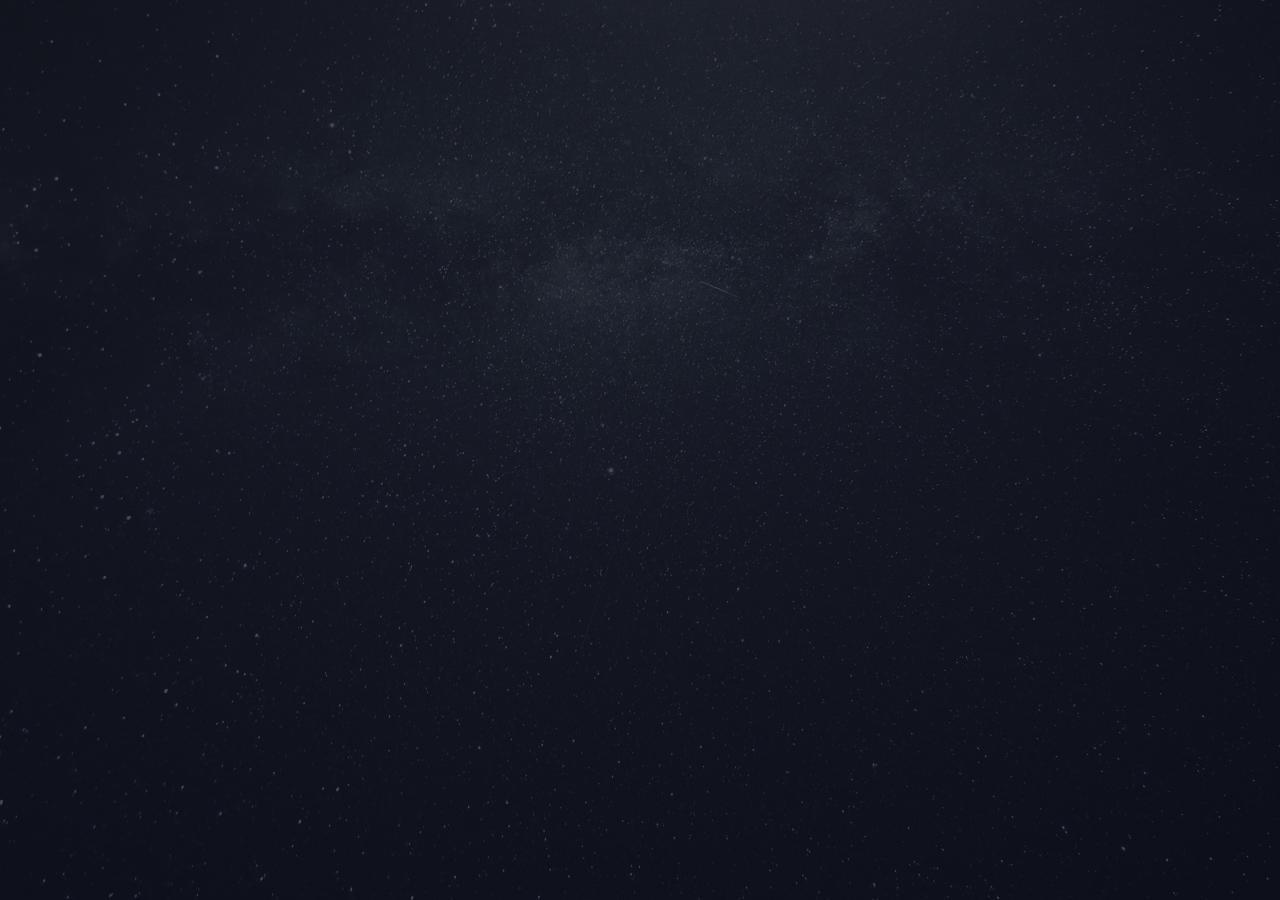
<file: index.html>
<!DOCTYPE html>
<html lang="en">
<head>
    <meta charset="UTF-8">
    <meta name="viewport" content="width=device-width, initial-scale=1.0">
    <!-- <link rel="icon" href=""> -->
    <link rel="stylesheet" href="./css/main.css">
    <title>Document</title>
</head>
<body>
    <header class="site-header">
        <div class="container"></div>
    </header>
    <main>
        <section class="site-hero">
            <div class="container"></div>
        </section>
    </main>
    <footer class="site-footer">
        <div class="container"></div>
    </footer>
</body>
</html>
</file>
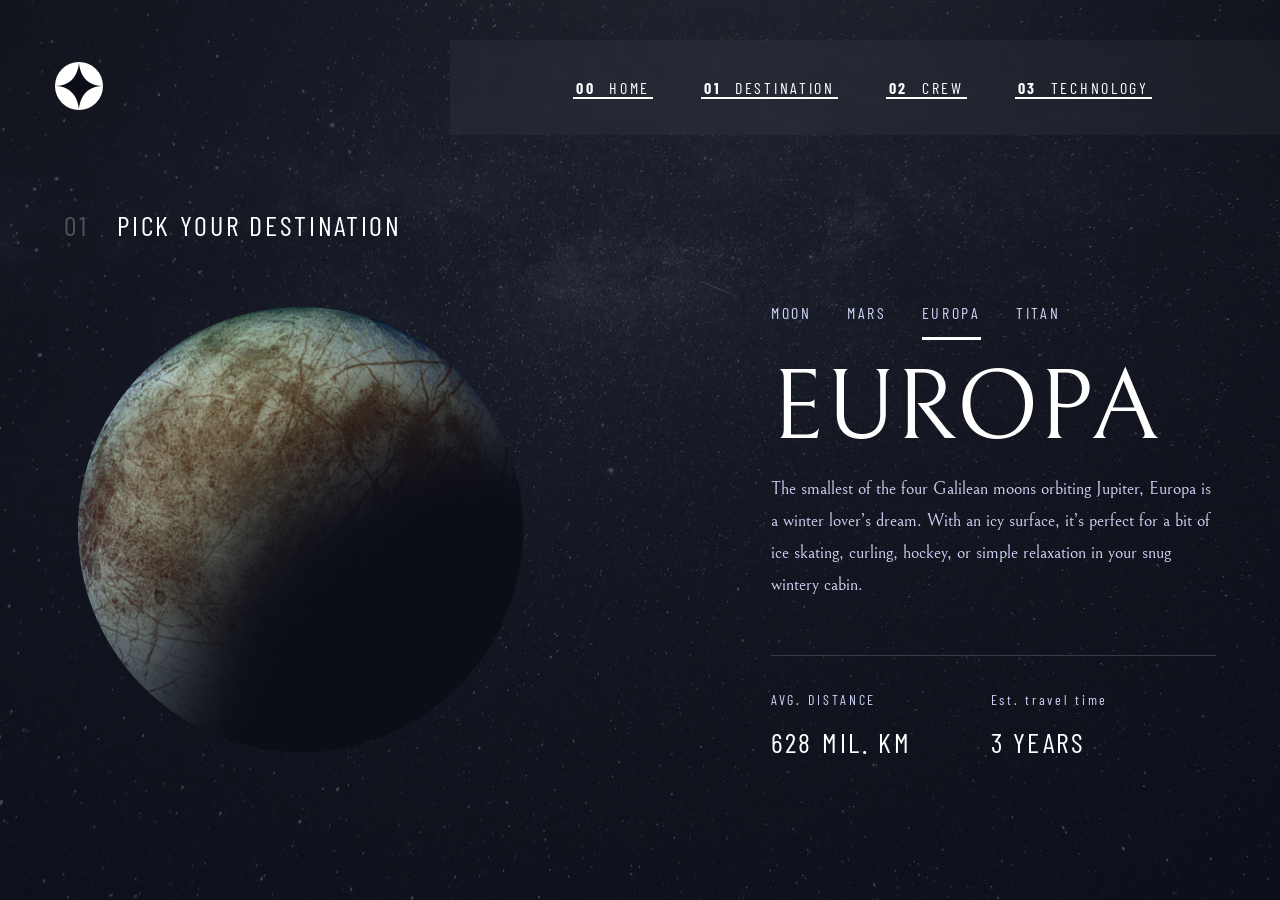
<file: europa.html>
<!DOCTYPE html>
<html lang="en">
<head>
    <meta charset="UTF-8">
    <meta name="viewport" content="width=device-width, initial-scale=1.0">
    <link rel="icon" href="./images/site-logo.svg">
    <link rel="stylesheet" href="./css/main.css">
    <title>EUROPA</title>
</head>
<body>
    <header class="site-header">
        <div class="header_container">
            <div class="header">
                <a href="/" class="header__logo-img">
                    <img src="./images/site-logo.svg" alt="site-logo" width="48" height="48">
                </a>
                <nav class="header__nav">
                    <ul class="header__list">
                        <li class="header__item">
                            <a href="#">
                                <span>00</span> HOME
                            </a>
                        </li>
                        <li class="header__item">
                            <a href="#" class="active">
                                <span>01</span> DESTINATION
                            </a>
                        </li>
                        <li class="header__item">
                            <a href="#">
                                <span>02</span> CREW
                            </a>
                        </li>
                        <li class="header__item">
                            <a href="#">
                                <span>03</span> TECHNOLOGY
                            </a>
                        </li>
                    </ul>
                </nav>
                <button class="header__btn">
                    <img src="./images/humberger.svg" alt="humberger" width="24" height="21">
                </button>
            </div>
        </div>
        <div id="modal-outer" class="modal-outer">
            <div class="modal-inner">
                <button class="modal-inner__btn">
                    <img src="./images/close-btn.svg" alt="close-btn" width="19" height="19" class="modal-inner__close-btn">
                </button>
                <ul class="modal__list">
                    <li class="modal-inner__Item">
                        <a href="/"> <span>00</span> Home</a>
                    </li>
                    <li class="modal-inner__Item">
                        <a href="/"> <span>01</span> DESTINATION</a>
                    </li>
                    <li class="modal-inner__Item">
                        <a href="/"> <span>02</span> CREW</a>
                    </li>
                    <li class="modal-inner__Item">
                        <a href="/"> <span>03</span> TECHNOLOGY</a>
                    </li>
                </ul>
            </div>
        </div>
    </header>
    <main>
        <section class="site-hero">
            <div class="container">
                <h1 class="hero__title"><span>01</span> Pick your destination</h1>
                <div class="hero">
                    <img class="hero__img" src="./images/europa.png" alt="europa-img" width="445" height="445">
                    <div class="hero__content-wrapper">
                        <ul class="hero__list">
                            <li class="hero__item">
                                <a href="/" >
                                    MOON
                                </a>
                            </li>
                            <li class="hero__item">
                                <a href="./mars.html">
                                    MARS
                                </a>
                            </li>
                            <li class="hero__item" >
                                <a href="./europa.html" class="active">
                                    EUROPA
                                </a>
                            </li>
                            <li class="hero__item">
                                <a href="./titan.html">
                                    TITAN
                                </a>
                            </li>
                        </ul>
                        <h2 class="hero__subtitle">EUROPA</h2>
                        <p class="hero__text">The smallest of the four Galilean moons orbiting Jupiter, Europa is a winter lover’s dream. With an icy surface, it’s perfect for a bit of ice skating, curling, hockey, or simple relaxation in your snug wintery cabin.</p>
                        <div class="hero__box-wrapper">
                            <div class="hero__box">
                                <span>AVG. DISTANCE</span>
                                <strong>628 MIL. km</strong>
                            </div>
                            <div class="hero__box">
                                <span>Est. travel time</span>
                                <strong>3 years</strong>
                            </div>
                        </div>
                    </div>
                </div>
            </div>
        </section>
    </main>

    <script src="./js/main.js"></script>
</body>
</html>
</file>
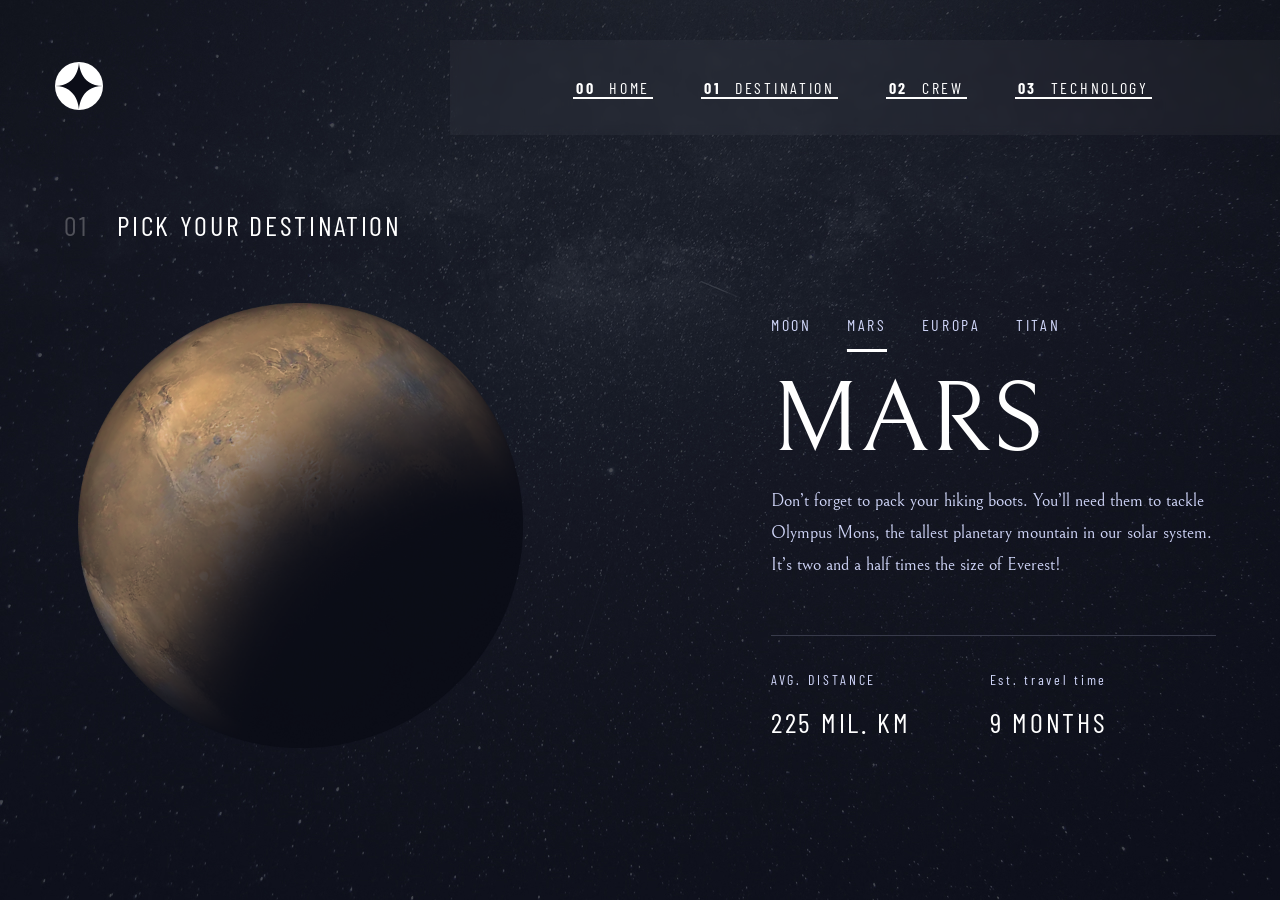
<file: mars.html>
<!DOCTYPE html>
<html lang="en">
<head>
    <meta charset="UTF-8">
    <meta name="viewport" content="width=device-width, initial-scale=1.0">
    <link rel="icon" href="./images/site-logo.svg">
    <link rel="stylesheet" href="./css/main.css">
    <title>Mars</title>
</head>
<body>
    <header class="site-header">
        <div class="header_container">
            <div class="header">
                <a href="/" class="header__logo-img">
                    <img src="./images/site-logo.svg" alt="site-logo" width="48" height="48">
                </a>
                <nav class="header__nav">
                    <ul class="header__list">
                        <li class="header__item">
                            <a href="#">
                                <span>00</span> HOME
                            </a>
                        </li>
                        <li class="header__item">
                            <a href="#" class="active">
                                <span>01</span> DESTINATION
                            </a>
                        </li>
                        <li class="header__item">
                            <a href="#">
                                <span>02</span> CREW
                            </a>
                        </li>
                        <li class="header__item">
                            <a href="#">
                                <span>03</span> TECHNOLOGY
                            </a>
                        </li>
                    </ul>
                </nav>
                <button class="header__btn">
                    <img src="./images/humberger.svg" alt="humberger" width="24" height="21">
                </button>
            </div>
        </div>
        <div id="modal-outer" class="modal-outer">
            <div class="modal-inner">
                <button class="modal-inner__btn">
                    <img src="./images/close-btn.svg" alt="close-btn" width="19" height="19" class="modal-inner__close-btn">
                </button>
                <ul class="modal__list">
                    <li class="modal-inner__Item">
                        <a href="/"> <span>00</span> Home</a>
                    </li>
                    <li class="modal-inner__Item">
                        <a href="/"> <span>01</span> DESTINATION</a>
                    </li>
                    <li class="modal-inner__Item">
                        <a href="/"> <span>02</span> CREW</a>
                    </li>
                    <li class="modal-inner__Item">
                        <a href="/"> <span>03</span> TECHNOLOGY</a>
                    </li>
                </ul>
            </div>
        </div>
    </header>
    <main>
        <section class="site-hero">
            <div class="container">
                <h1 class="hero__title"><span>01</span> Pick your destination</h1>
                <div class="hero">
                    <img class="hero__img" src="./images/mars.png" alt="mars-img" width="445" height="445">
                    <div class="hero__content-wrapper">
                        <ul class="hero__list">
                            <li class="hero__item">
                                <a href="/">
                                    MOON
                                </a>
                            </li>
                            <li class="hero__item">
                                <a href="./mars.html" class="active">
                                    MARS
                                </a>
                            </li>
                            <li class="hero__item">
                                <a href="./europa.html">
                                    EUROPA
                                </a>
                            </li>
                            <li class="hero__item">
                                <a href="./titan.html">
                                    TITAN
                                </a>
                            </li>
                        </ul>
                        <h2 class="hero__subtitle">MARS</h2>
                        <p class="hero__text">Don’t forget to pack your hiking boots. You’ll need them to tackle Olympus Mons, the tallest planetary mountain in our solar system. It’s two and a half times the size of Everest!</p>
                        <div class="hero__box-wrapper">
                            <div class="hero__box">
                                <span>AVG. DISTANCE</span>
                                <strong>225 MIL. km</strong>
                            </div>
                            <div class="hero__box">
                                <span>Est. travel time</span>
                                <strong>9 months</strong>
                            </div>
                        </div>
                    </div>
                </div>
            </div>
        </section>
    </main>
    <script src="./js/main.js"></script>
</body>
</html>
</file>
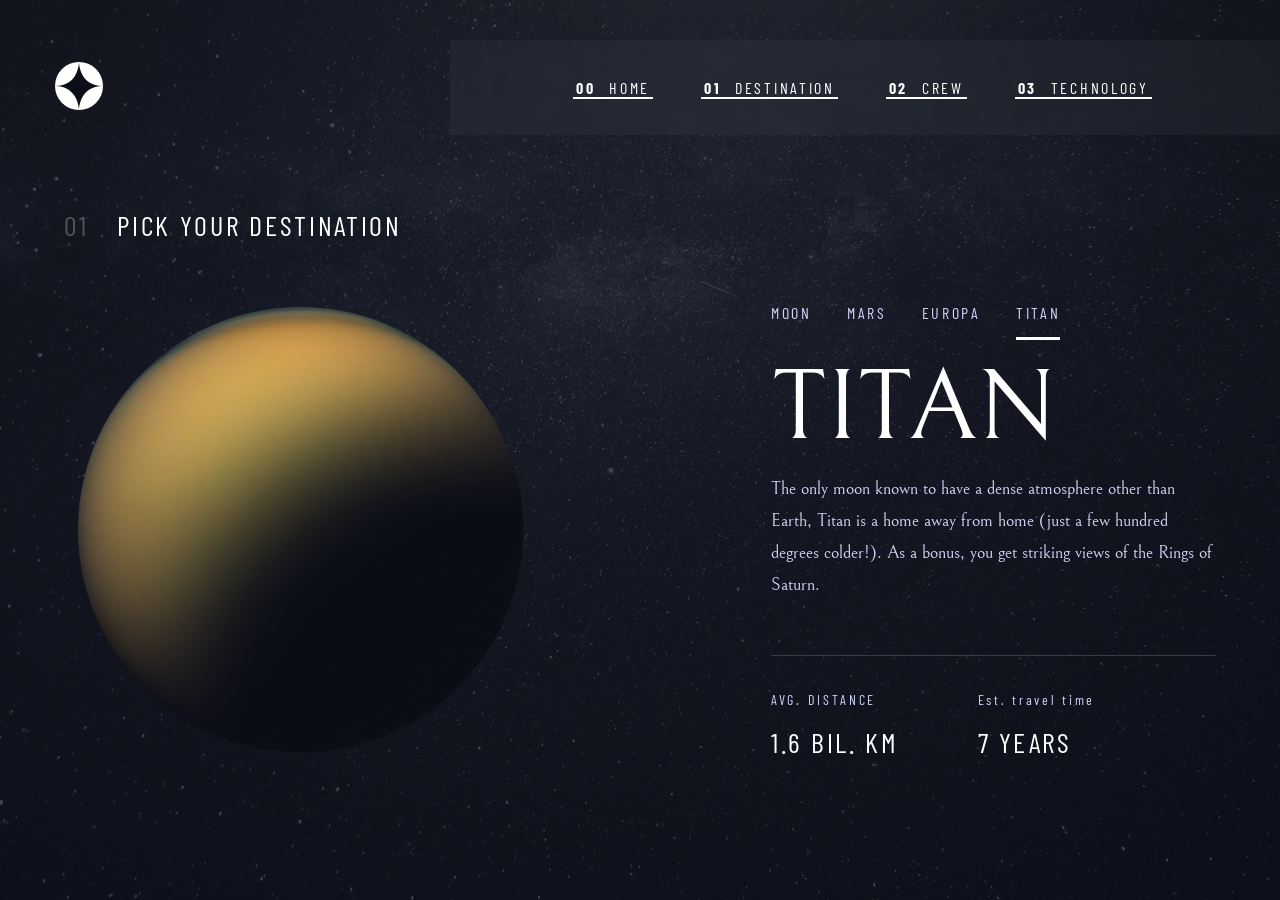
<file: titan.html>
<!DOCTYPE html>
<html lang="en">
<head>
    <meta charset="UTF-8">
    <meta name="viewport" content="width=device-width, initial-scale=1.0">
    <link rel="icon" href="./images/site-logo.svg">
    <link rel="stylesheet" href="./css/main.css">
    <title>TITAN</title>
</head>
<body>
    <header class="site-header">
        <div class="header_container">
            <div class="header">
                <a href="/" class="header__logo-img">
                    <img src="./images/site-logo.svg" alt="site-logo" width="48" height="48">
                </a>
                <nav class="header__nav">
                    <ul class="header__list">
                        <li class="header__item">
                            <a href="#">
                                <span>00</span> HOME
                            </a>
                        </li>
                        <li class="header__item">
                            <a href="#" class="active">
                                <span>01</span> DESTINATION
                            </a>
                        </li>
                        <li class="header__item">
                            <a href="#">
                                <span>02</span> CREW
                            </a>
                        </li>
                        <li class="header__item">
                            <a href="#">
                                <span>03</span> TECHNOLOGY
                            </a>
                        </li>
                    </ul>
                </nav>
                <button class="header__btn">
                    <img src="./images/humberger.svg" alt="humberger" width="24" height="21">
                </button>
            </div>
        </div>
        <div id="modal-outer" class="modal-outer">
            <div class="modal-inner">
                <button class="modal-inner__btn">
                    <img src="./images/close-btn.svg" alt="close-btn" width="19" height="19" class="modal-inner__close-btn">
                </button>
                <ul class="modal__list">
                    <li class="modal-inner__Item">
                        <a href="/"> <span>00</span> Home</a>
                    </li>
                    <li class="modal-inner__Item">
                        <a href="/"> <span>01</span> DESTINATION</a>
                    </li>
                    <li class="modal-inner__Item">
                        <a href="/"> <span>02</span> CREW</a>
                    </li>
                    <li class="modal-inner__Item">
                        <a href="/"> <span>03</span> TECHNOLOGY</a>
                    </li>
                </ul>
            </div>
        </div>
    </header>
    <main>
        <section class="site-hero">
            <div class="container">
                <h1 class="hero__title"><span>01</span> Pick your destination</h1>
                <div class="hero">
                    <img class="hero__img" src="./images/titan.png" alt="titan-img" width="445" height="445">
                    <div class="hero__content-wrapper">
                        <ul class="hero__list">
                            <li class="hero__item">
                                <a href="/">
                                    MOON
                                </a>
                            </li>
                            <li class="hero__item">
                                <a href="./mars.html">
                                    MARS
                                </a>
                            </li>
                            <li class="hero__item">
                                <a href="./europa.html">
                                    EUROPA
                                </a>
                            </li>
                            <li class="hero__item" >
                                <a href="./titan.html" class="active">
                                    TITAN
                                </a>
                            </li>
                        </ul>
                        <h2 class="hero__subtitle">TITAN</h2>
                        <p class="hero__text">The only moon known to have a dense atmosphere other than Earth, Titan is a home away from home (just a few hundred degrees colder!). As a bonus, you get striking views of the Rings of Saturn.</p>
                        <div class="hero__box-wrapper">
                            <div class="hero__box">
                                <span>AVG. DISTANCE</span>
                                <strong>1.6 BIL. km</strong>
                            </div>
                            <div class="hero__box">
                                <span>Est. travel time</span>
                                <strong>7 years</strong>
                            </div>
                        </div>
                    </div>
                </div>
            </div>
        </section>
    </main>

    <script src="./js/main.js"></script>
</body>
</html>
</file>
<file: css/main.css>
@font-face {
  font-display: swap;
  font-family: "Bellefair";
  font-style: normal;
  font-weight: 400;
  src: url("../fonts/bellefair-v15-latin-regular.woff2") format("woff2");
}
@font-face {
  font-display: swap;
  font-family: "Barlow Condensed";
  font-style: normal;
  font-weight: 400;
  src: url("../fonts/barlow-condensed-v13-latin-regular.woff2") format("woff2");
}
@font-face {
  font-display: swap;
  font-family: "Barlow Condensed";
  font-style: normal;
  font-weight: 700;
  src: url("../fonts/barlow-condensed-v13-latin-700.woff2") format("woff2");
}
* {
  margin: 0;
  padding: 0;
  text-decoration: none;
  list-style: none;
  box-sizing: border-box;
  font-family: "Barlow Condensed";
}

body {
  width: 100%;
  min-height: 100vh;
  padding-bottom: 60px;
  background-image: url(../images/moon-bg.jpg);
  background-repeat: no-repeat;
  background-size: cover;
  background-position: center;
}

@media (max-width: 1060px), (max-width: 800px) {
  body {
    background-position: left top;
    padding-bottom: 50px;
  }
}
.visually-hidden {
  position: absolute;
  width: 1px;
  height: 1px;
  margin: -1px;
  border: 0;
  padding: 0;
  white-space: nowrap;
  clip-path: inset(100%);
  clip: rect(0 0 0 0);
  overflow: hidden;
}

.container {
  max-width: 1200px;
  margin: 0 auto;
  padding: 0 24px;
}

.site-header {
  padding: 40px 0 0 55px;
}

.header_container {
  width: 100%;
}

.header {
  display: flex;
  align-items: center;
  justify-content: space-between;
  gap: 230px;
}

.header__logo-img {
  display: inline-block;
}

.header__nav {
  width: 830px;
  background-color: rgba(255, 255, 255, 0.0392156863);
  -webkit-backdrop-filter: blur(5px);
          backdrop-filter: blur(5px);
}

.header__list {
  padding: 38px 0;
  padding-left: 123px;
  display: flex;
  align-items: center;
  justify-content: start;
  gap: 48px;
}

.header__item {
  padding: 0 3px;
  position: relative;
}
.header__item::after {
  content: "";
  width: 100%;
  height: 2px;
  display: inline-block;
  z-index: -2;
  position: absolute;
  right: 0;
  bottom: -2px;
  background-color: white;
  transition: 0.3s all ease;
  cursor: pointer;
}
.header__item:hover > a {
  color: black;
}
.header__item:hover > a > span {
  color: black;
}
.header__item:hover::after {
  height: 100%;
}

.header__item > a {
  letter-spacing: 2.7px;
  color: white;
  font-size: 16px;
  font-weight: 400;
  line-height: 100%;
  margin-bottom: 0px;
}

.header__item > a > span {
  padding-right: 8px;
  letter-spacing: 2.7px;
  color: white;
  font-size: 16px;
  font-weight: 700;
  line-height: 100%;
  margin-bottom: 0px;
}

.header__btn {
  display: none;
  background-color: transparent;
  border: none;
  cursor: pointer;
}

.modal-outer {
  inset: 0;
  z-index: 100;
  position: fixed;
  opacity: 0;
  visibility: hidden;
  background-color: rgba(0, 0, 0, 0.5);
  transition: 0.3s all linear;
}

.modal-inner {
  width: 65%;
  height: 100vh;
  z-index: 180;
  position: fixed;
  right: -65%;
  top: 0;
  bottom: 0;
  background-color: rgba(255, 255, 255, 0.0392156863);
  -webkit-backdrop-filter: blur(15px);
          backdrop-filter: blur(15px);
  transition: 0.3s all linear;
}

.show-outer {
  opacity: 1;
  visibility: visible;
}

.show-inner {
  right: 0;
}

.hide-btn {
  display: none;
}

.no-scroll {
  overflow: hidden;
}

.modal-inner__btn {
  margin: 33px 26px 64px 32px;
  display: block;
  margin-left: auto;
  border: none;
  background-color: transparent;
  cursor: pointer;
}

.modal__list {
  padding-left: 32px;
}

.modal-inner__Item {
  padding: 5px 0;
  border-right: 4px solid transparent;
  transition: 0.3s all linear;
}
.modal-inner__Item:hover {
  border-right-color: white;
}

.modal-inner__Item + .modal-inner__Item {
  margin-top: 32px;
}

.modal-inner__Item > a {
  letter-spacing: 2.7px;
  color: white;
  font-size: 16px;
  font-weight: 400;
  line-height: 100%;
  margin-bottom: 0px;
}

.modal-inner__Item > a > span {
  padding-right: 4px;
  letter-spacing: 2.7px;
  color: white;
  font-size: 16px;
  font-weight: 700;
  line-height: 100%;
  margin-bottom: 0px;
}

@media (max-width: 1170px) {
  .header__nav {
    max-width: 830px;
  }
}
@media (max-width: 1060px) {
  .header__list {
    padding-left: 50px;
  }
}
@media (max-width: 970px) {
  .site-header {
    padding: 0 0 0 40px;
  }
  .header {
    display: flex;
    align-items: center;
    justify-content: space-between;
    gap: 230px;
  }
  .header__nav {
    max-width: 480px;
    background-color: rgba(255, 255, 255, 0.0392156863);
    -webkit-backdrop-filter: blur(5px);
            backdrop-filter: blur(5px);
  }
  .header__list {
    padding: 38px 47px;
    gap: 37px;
  }
  .header__item > a {
    color: white;
    font-size: 14px;
    font-weight: 400;
    line-height: 100%;
    margin-bottom: 0px;
  }
  .header__item > a > span {
    display: none;
  }
}
@media (max-width: 730px) {
  .site-header {
    padding: 24px 24px 0px 24px;
  }
  .header {
    display: flex;
    align-items: center;
    justify-content: space-between;
    gap: 0px;
  }
  .header__nav {
    display: none;
    width: 100%;
  }
  .header__btn {
    display: block;
  }
  .header__logo-img > img {
    width: 40px;
    height: 40px;
  }
}
.site-hero {
  padding: 0 10px;
  padding-top: 76px;
}

.hero__title {
  text-transform: uppercase;
  letter-spacing: 2.7px;
  color: white;
  font-size: 28px;
  font-weight: 400;
  line-height: 100%;
  margin-bottom: 64px;
}

.hero__title > span {
  padding-right: 20px;
  color: #505159;
}

.hero {
  padding-left: 14px;
  display: flex;
  align-items: center;
  justify-content: space-between;
  gap: 0px;
}

.hero__content-wrapper {
  width: 445px;
}

.hero__list {
  display: flex;
  align-items: center;
  justify-content: start;
  gap: 35px;
}

.hero__item {
  margin-bottom: 37px;
}

.hero__item > a {
  padding-bottom: 15px;
  letter-spacing: 2.7px;
  border-bottom: 3px solid transparent;
  transition: 0.3s all ease;
  color: #D0D6F9;
  font-size: 16px;
  font-weight: 400;
  line-height: 100%;
  margin-bottom: 0px;
}
.hero__item > a:hover {
  border-bottom-color: white;
}
.hero__item > a:hover.active {
  border-bottom-color: transparent !important;
}
.hero__item > a.active {
  border-bottom-color: white;
}

.hero__subtitle {
  font-family: "Bellefair", serif;
  color: white;
  font-size: 100px;
  font-weight: 400;
  line-height: 100%;
  margin-bottom: 14px;
}

.hero__text {
  font-family: "Bellefair", serif;
  color: #D0D6F9;
  font-size: 18px;
  font-weight: 400;
  line-height: 32px;
  margin-bottom: 54px;
}

.hero__box-wrapper {
  padding-top: 28px;
  border-top: 1px solid #383B4B;
  display: flex;
  align-items: center;
  justify-content: start;
  gap: 79px;
}

.hero__box > span {
  display: block;
  letter-spacing: 2.7px;
  color: #D0D6F9;
  font-size: 14px;
  font-weight: 400;
  line-height: 32px;
  margin-bottom: 12px;
}

.hero__box > strong {
  display: block;
  text-transform: uppercase;
  letter-spacing: 2.7px;
  color: white;
  font-size: 28px;
  font-weight: 400;
  line-height: 100%;
  margin-bottom: 0px;
}

@media (max-width: 1060px) {
  .site-hero {
    padding: 40px 0 0 38px;
  }
  .hero__title {
    color: white;
    font-size: 20px;
    font-weight: 400;
    line-height: 100%;
    margin-bottom: 60px;
  }
  .hero {
    padding: 0px;
    flex-direction: column;
    display: flex;
    align-items: center;
    justify-content: center;
    gap: 53px;
  }
  .hero__img {
    width: 300px;
    height: 300px;
  }
  .hero__content-wrapper {
    max-width: 573px;
    text-align: center;
  }
  .hero__list {
    margin-bottom: 32px;
    display: flex;
    align-items: center;
    justify-content: center;
    gap: 35px;
  }
  .hero__item {
    margin-bottom: 32px;
  }
  .hero__subtitle {
    color: white;
    font-size: 80px;
    font-weight: 400;
    line-height: 100%;
    margin-bottom: 8px;
  }
  .hero__text {
    color: #D0D6F9;
    font-size: 16px;
    font-weight: 400;
    line-height: 26px;
    margin-bottom: 50px;
  }
  .hero__box-wrapper {
    display: flex;
    align-items: start;
    justify-content: space-around;
    gap: 11px;
  }
}
@media (max-width: 600px) {
  .site-hero {
    padding: 0;
    padding-top: 24px;
  }
  .hero__title {
    text-align: center;
    color: white;
    font-size: 16px;
    font-weight: 400;
    line-height: 100%;
    margin-bottom: 32px;
  }
  .hero__title > span {
    padding-right: 5px;
  }
  .hero {
    display: flex;
    align-items: center;
    justify-content: center;
    gap: 26px;
  }
  .hero__img {
    width: 170px;
    height: 170px;
  }
  .hero__list {
    margin-bottom: 20px;
    display: flex;
    align-items: center;
    justify-content: center;
    gap: 25px;
  }
  .hero__subtitle {
    color: white;
    font-size: 56px;
    font-weight: 400;
    line-height: 100%;
    margin-bottom: 1px;
  }
  .hero__text {
    color: #D0D6F9;
    font-size: 15px;
    font-weight: 400;
    line-height: 25px;
    margin-bottom: 32px;
  }
  .hero__box-wrapper {
    flex-direction: column;
    display: flex;
    align-items: center;
    justify-content: center;
    gap: 32px;
  }
}
@media (max-width: 470px) {
  .hero__content-wrapper {
    width: 100%;
  }
}/*# sourceMappingURL=main.css.map */
</file>
